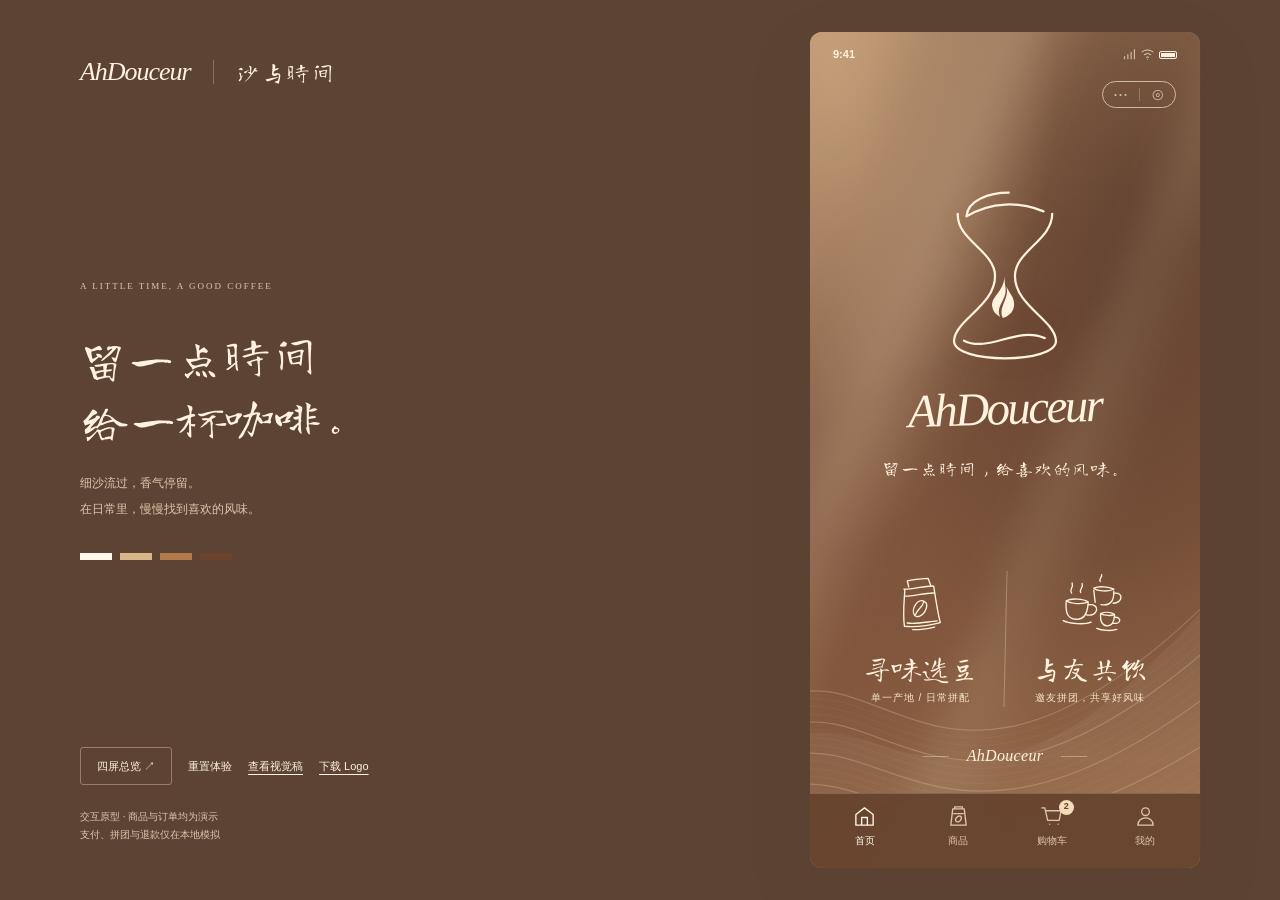
<file: design/coffee-v1/index.html>
<!doctype html>
<html lang="zh-CN"><head><meta charset="utf-8"><meta name="viewport" content="width=device-width,initial-scale=1,viewport-fit=cover"><meta name="theme-color" content="#795039"><title>AhDouceur · 沙与时间</title><link rel="preload" href="assets/fonts/LongCang-Regular.ttf" as="font" type="font/ttf" crossorigin><link rel="stylesheet" href="prototype.css?v=17"></head>
<body>
<div class="studio">
<aside class="studio-note"><a class="wordmark" href="#home"><em class="brand-name">AhDouceur</em><span>沙与时间</span></a><div class="studio-story"><span class="eyebrow">A LITTLE TIME, A GOOD COFFEE</span><h1>留一点时间<br>给一杯咖啡。</h1><p>细沙流过，香气停留。<br>在日常里，慢慢找到喜欢的风味。</p><div class="palette" aria-label="奶油、细沙、焦糖、咖啡棕配色"><i></i><i></i><i></i><i></i></div></div><div class="studio-controls"><button id="overview" class="outline">四屏总览 ↗</button><button id="reset" class="text-button">重置体验</button><a href="visual-board.html">查看视觉稿</a><a href="assets/coffee-logo-black-white.svg" download>下载 Logo</a><small>交互原型 · 商品与订单均为演示<br>支付、拼团与退款仅在本地模拟</small></div></aside>
<main class="devices" id="devices" aria-label="咖啡小程序交互原型"></main>
</div>
<dialog id="sheet" aria-labelledby="sheet-title"><div id="sheet-body"></div></dialog>
<div class="toast" id="toast" role="status" aria-live="polite"></div>
<script type="module" src="prototype.mjs?v=17"></script>
</body></html>
</file>
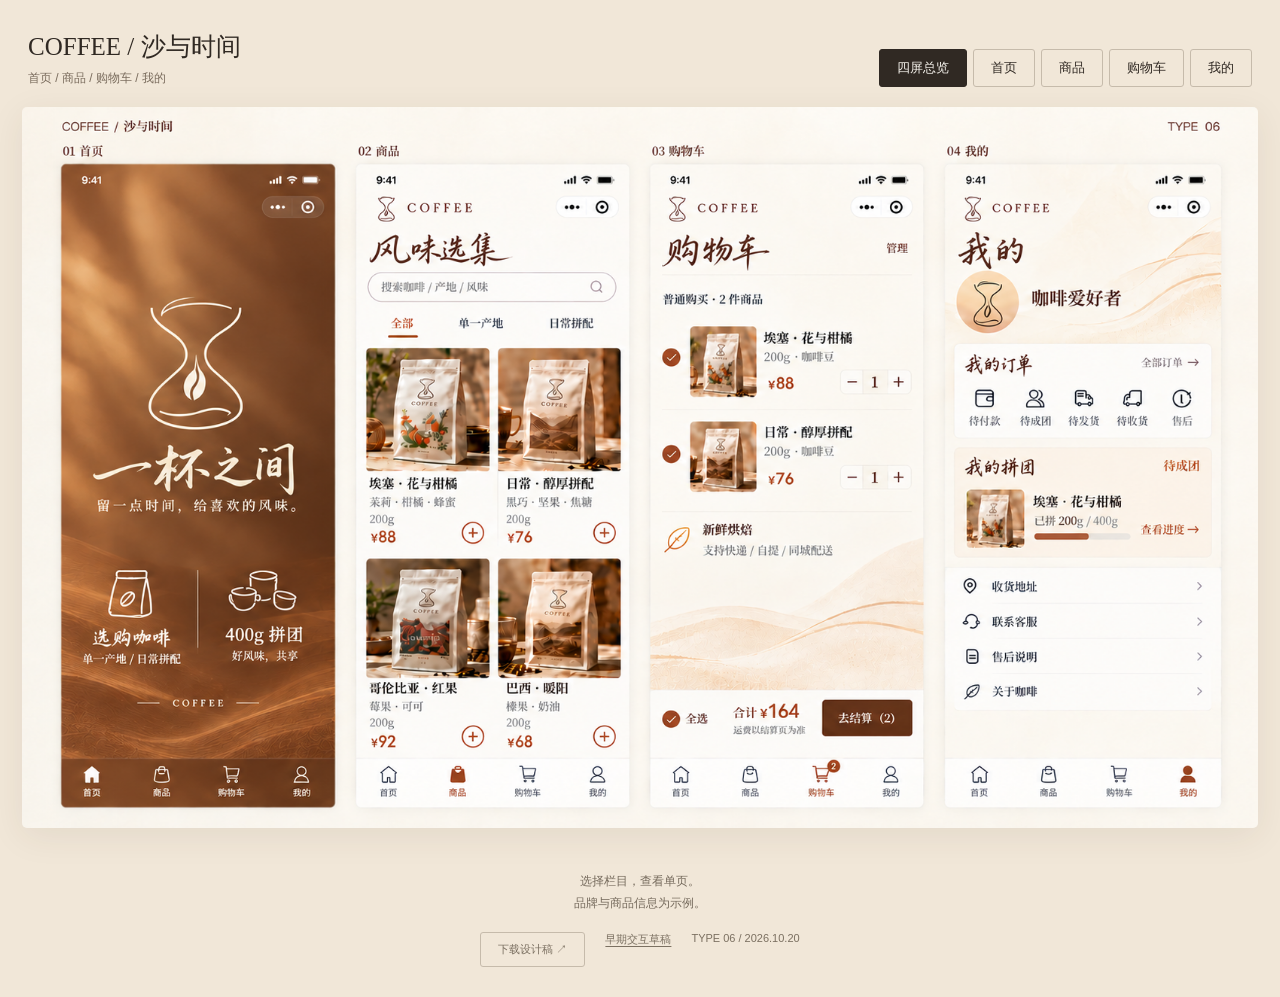
<file: design/coffee-v1/visual-board.html>
<!doctype html>
<html lang="zh-CN">
<head><meta charset="utf-8"><meta name="viewport" content="width=device-width,initial-scale=1"><title>COFFEE · 界面设计</title>
<style>
*{box-sizing:border-box}body{margin:0;background:#f1e7d8;color:#302923;font-family:-apple-system,BlinkMacSystemFont,"PingFang SC",sans-serif}header{max-width:1600px;margin:auto;padding:30px 28px 20px;display:flex;align-items:end;justify-content:space-between;gap:20px}h1{font:400 25px "Songti SC",serif;margin:0 0 7px}header p{font-size:12px;color:#7a6c5d;margin:0}nav{display:flex;gap:6px;flex-wrap:wrap}button,.download{font:12px inherit;border:1px solid #c6bbab;background:transparent;border-radius:3px;padding:9px 17px;cursor:pointer;color:inherit}button[aria-pressed=true]{background:#302923;border-color:#302923;color:#f8f5ef}button:focus-visible,a:focus-visible{outline:2px solid #94654a;outline-offset:3px}.wrap{padding:0 22px 25px}.stage{position:relative;max-width:1642px;margin:auto;overflow:hidden;box-shadow:0 8px 35px #3d302814;border-radius:5px}.stage img{width:100%;display:block}.stage.single{width:min(100%,420px);aspect-ratio:365/855}.stage.single img{position:absolute;width:449.863%;max-width:none;top:-9.006%;left:var(--left)}.caption{text-align:center;color:#766b5d;font-size:12px;margin:18px 0;line-height:1.8}.footer{display:flex;justify-content:center;gap:20px;flex-wrap:wrap;padding:0 22px 30px;font-size:11px;color:#7b7061}.footer a{color:inherit;text-underline-offset:3px}.download{font-size:11px;text-decoration:none} @media(max-width:720px){header{align-items:start;flex-direction:column;padding:22px 16px}nav{gap:5px}button{padding:8px 13px}.wrap{padding:0 12px 18px}h1{font-size:23px}.caption{padding:0 16px}}
</style></head>
<body><header><div><h1>COFFEE / 沙与时间</h1><p>首页 / 商品 / 购物车 / 我的</p></div><nav aria-label="设计稿视图"><button data-view="all" aria-pressed="true">四屏总览</button><button data-view="0" aria-pressed="false">首页</button><button data-view="1" aria-pressed="false">商品</button><button data-view="2" aria-pressed="false">购物车</button><button data-view="3" aria-pressed="false">我的</button></nav></header>
<main><div class="wrap"><div class="stage"><img src="coffee-four-tabs-type-v6.png" alt="精品咖啡小程序四屏设计：首页含透光咖啡棕、简化沙漏标志、选购与 400g 拼团入口，商品页展示产地风味目录，购物车含两件商品合计 164 元，我的页面含订单、拼团和售后。"></div></div><p class="caption" aria-live="polite">选择栏目，查看单页。<br>品牌与商品信息为示例。</p></main>
<footer class="footer"><a class="download" href="coffee-four-tabs-type-v6.png" download>下载设计稿 ↗</a><a href="layout-study.html">早期交互草稿</a><span>TYPE 06 / 2026.10.20</span></footer>
<script>const offsets=[52,444,835,1228],labels=['首页','商品','购物车','我的'];document.querySelectorAll('[data-view]').forEach(button=>button.addEventListener('click',()=>{const stage=document.querySelector('.stage');const view=button.dataset.view;document.querySelectorAll('[data-view]').forEach(b=>b.setAttribute('aria-pressed',b===button));stage.classList.toggle('single',view!=='all');if(view!=='all')stage.style.setProperty('--left',-(offsets[+view]/365*100)+'%');document.querySelector('.stage img').alt=view==='all'?'精品咖啡小程序首页、商品、购物车、我的四屏设计稿':labels[+view]+'设计稿的放大视图';}));</script></body></html>
</file>
<file: design/coffee-v1/prototype.css>
@font-face{font-family:LongCang;src:url('assets/fonts/LongCang-Regular.ttf') format('truetype');font-display:swap;font-weight:400}
:root{--paper:#fcf8f0;--ink:#553923;--muted:#8b7867;--line:#e6d9c8;--accent:#9b532c;--hand:LongCang,'Kaiti SC',KaiTi,cursive;--sans:-apple-system,BlinkMacSystemFont,'PingFang SC','Microsoft YaHei',sans-serif}*{box-sizing:border-box}body{margin:0;color:var(--ink);background:#eee7db;font:14px/1.5 var(--sans);-webkit-font-smoothing:antialiased}button,input,textarea{font:inherit}button,a{-webkit-tap-highlight-color:transparent}button{color:inherit;cursor:pointer}button:disabled{cursor:default;opacity:.4}button:focus-visible,a:focus-visible,input:focus-visible{outline:2px solid #ba733e;outline-offset:4px}button{border:0;background:none}a{color:inherit;text-underline-offset:4px}svg{width:24px;height:24px;stroke:currentColor;fill:none;stroke-width:1.4;stroke-linecap:round;stroke-linejoin:round;flex:none}.studio{max-width:1240px;min-height:100svh;margin:auto;padding:32px 60px;display:flex;justify-content:space-between;align-items:center;gap:60px}.studio-note{max-width:360px;align-self:stretch;display:flex;flex-direction:column;padding:24px 0}.wordmark{display:flex;align-items:center;gap:22px;font:18px Georgia,serif;letter-spacing:4px;text-decoration:none}.wordmark span{border-left:1px solid #cdbda5;padding-left:22px;font:24px var(--hand);letter-spacing:1px}.studio-story{margin:auto 0;padding:64px 0}.eyebrow{font:9px/1.5 Georgia,serif;letter-spacing:2px;color:var(--muted)}.studio-story h1{font:48px/1.28 var(--hand);font-weight:400;margin:30px 0 22px;transform:rotate(-2deg)}.studio-story p{font-size:12px;line-height:2.2;color:var(--muted)}.palette{display:flex;gap:8px;margin-top:30px}.palette i{height:7px;width:32px;background:#fff7e9}.palette i:nth-child(2){background:#d7b68c}.palette i:nth-child(3){background:#b17b4b}.palette i:nth-child(4){background:#6c432b}.studio-controls{display:flex;align-items:center;gap:16px;flex-wrap:wrap;font-size:11px}.studio-controls small{display:block;flex-basis:100%;color:var(--muted);font-size:10px;line-height:1.8;margin-top:7px}.outline{border:1px solid #bfaa91;border-radius:3px;padding:10px 16px}.text-button{padding:10px 0}.devices{flex:none;width:390px}.device{height:min(844px,calc(100svh - 64px));min-height:620px;width:390px;background:var(--paper);border-radius:12px;position:relative;overflow:hidden;box-shadow:0 24px 65px #61432823,0 0 0 1px #805c3315;display:flex;flex-direction:column}.device[hidden]{display:none}.status{height:33px;display:flex;align-items:center;justify-content:space-between;padding:12px 23px 0;font-size:11px;font-weight:600;flex:none}.status span:last-child{display:flex;gap:5px;align-items:center}.status svg{height:13px;width:13px}.battery{height:8px;width:18px;border:1px solid currentColor;border-radius:2px;position:relative}.battery:after{content:'';position:absolute;inset:1px;background:currentColor}.app-header{height:58px;display:flex;align-items:center;justify-content:space-between;padding:8px 24px;flex:none}.brand{display:flex;align-items:center;gap:12px;font:15px Georgia,serif;letter-spacing:3px}.brand .logo{width:27px;height:37px}.capsule{border:1px solid currentColor;border-radius:20px;opacity:.65;height:27px;display:flex;align-items:center;gap:11px;padding:0 10px;font-size:18px;line-height:1}.capsule i{height:13px;border-left:1px solid currentColor;opacity:.4}.capsule b{font-size:17px;font-weight:400}.screen-content{overflow:auto;overscroll-behavior:contain;scrollbar-width:none;flex:1;min-height:0;padding-bottom:20px}.screen-content::-webkit-scrollbar{display:none}.page-title{font:38px/1.2 var(--hand);font-weight:400;margin:6px 0 22px}.page-head{padding:0 24px}.tabbar{display:grid;grid-template-columns:repeat(4,1fr);padding:10px 8px 18px;background:#fffaf3ed;border-top:1px solid #e6d9c880;flex:none;height:75px}.tabbar button{display:flex;flex-direction:column;align-items:center;gap:5px;position:relative;font-size:10px;color:#958577;min-height:44px}.tabbar svg{height:23px;width:23px}.tabbar button[aria-current=page]{color:#9b532c}.tabbar .badge{position:absolute;top:-4px;left:calc(50% + 7px);font-size:9px;min-width:15px;height:15px;padding:0 3px;background:#9b532c;color:#fff8e9;border-radius:20px}.home{background:#785039;color:#fff2da}.home:before{content:'';position:absolute;inset:0;background:radial-gradient(ellipse at 6% 4%,#edcaa06b 0,transparent 43%),radial-gradient(ellipse at 83% 20%,#3e261c73,transparent 60%),linear-gradient(155deg,#ac825f 0%,#795039 39%,#80543a 65%,#9c704b 100%);pointer-events:none}.home:after{content:'';position:absolute;inset:-20%;background:linear-gradient(120deg,transparent 29%,#f0d7b21a 33%,#edcca93b 36%,transparent 43%,transparent 52%,#ffefc41a 56%,transparent 62%);filter:blur(12px);pointer-events:none;transform:rotate(-8deg)}.home>*{z-index:1}.home .app-header{justify-content:flex-end}.home .tabbar{background:#7850346b;border-color:#f7e4c530;color:#fff2da}.home .tabbar button{color:#ead4b8}.home .tabbar button[aria-current=page]{color:#fffdf4}.home .tabbar .badge{background:#f3dcba;color:#6b4229}.home .screen-content{display:flex;flex-direction:column;padding:0 26px;position:relative}.home-hero{text-align:center;flex:1;min-height:265px;display:flex;flex-direction:column;justify-content:center;align-items:center;padding:24px 0 12px}.home-hero .logo{width:128px;height:174px;stroke-width:1.8;filter:drop-shadow(0 2px 10px #74401c20)}.home-hero h2{font:60px/1 var(--hand);letter-spacing:4px;white-space:nowrap;font-weight:400;margin:17px 0 17px;transform:rotate(-3deg)}.home-hero p{font:18px/1.7 var(--hand);margin:0;letter-spacing:1px}.home-actions{display:grid;grid-template-columns:1fr 1fr;position:relative;flex:none;margin:24px 0 22px}.home-actions:after{content:'';position:absolute;left:50%;top:10px;bottom:10px;width:1px;background:#ffedcc50;transform:rotate(1.3deg)}.home-actions button{padding:12px 0;color:inherit;display:flex;align-items:center;flex-direction:column;gap:8px}.home-actions svg{width:56px;height:56px;stroke-width:.9;margin-bottom:8px;transform:rotate(-5deg)}.home-actions button:last-child svg{transform:rotate(3deg)}.home-actions strong{font:29px/1 var(--hand);font-weight:400}.home-actions small{font-size:10px;color:#f7e4c7;letter-spacing:1px}.home-signature{display:flex;align-items:center;justify-content:center;gap:18px;font:11px Georgia,serif;letter-spacing:4px;margin:8px 0 28px}.home-signature:before,.home-signature:after{content:'';height:1px;width:26px;background:#f6dfb56b}.sandscape{position:absolute;bottom:0;left:0;width:100%;height:45%;pointer-events:none;opacity:.45;z-index:0}.grain{position:absolute;inset:0;pointer-events:none;opacity:.08;width:100%;height:100%;z-index:0}.search{display:flex;border:1px solid #d8c5b1;border-radius:22px;align-items:center;height:39px;padding:0 12px;gap:8px}.search input{width:100%;border:0;outline:none;background:none;font-size:12px;color:var(--ink);min-width:0}.search input::placeholder{color:#9b8b7b}.search svg{width:18px;height:18px;color:#9d826d}.filters{display:flex;justify-content:space-between;margin:17px 0 16px;border-bottom:1px solid #e8dccd}.filters button{font-size:12px;min-height:43px;padding:8px 12px;position:relative;color:var(--muted)}.filters button[aria-pressed=true]{color:var(--accent)}.filters button[aria-pressed=true]:after{content:'';height:2px;background:var(--accent);position:absolute;left:12px;right:12px;bottom:0;border-radius:3px}.catalog-grid{padding:0 20px;display:grid;grid-template-columns:repeat(2,minmax(0,1fr));gap:21px 14px}.product{text-align:left;min-width:0}.product-image{display:block;padding:0;width:100%;border-radius:4px;overflow:hidden}.photo{display:block;aspect-ratio:1;background-image:url('assets/ahdouceur-packaging-board.png');background-size:995.15% auto;background-position:30.94% 40.30%;background-color:#ddcbb1;border-radius:4px}.photo-1{background-position:42.67% 40.30%}.photo-2{background-position:30.94% 75.70%}.photo-3{background-position:42.67% 75.70%}.product h3{font-size:13px;font-weight:500;margin:10px 0 5px;letter-spacing:-.3px}.product h3 button{padding:0;text-align:left;line-height:1.5}.flavor{font-size:11px;color:var(--muted);margin:0 0 5px}.product-bottom{display:flex;align-items:center;justify-content:space-between}.product-bottom small{display:block;color:var(--muted);font-size:11px;margin-bottom:2px}.price{font-size:21px;font-weight:500;letter-spacing:-.5px;color:var(--accent);font-variant-numeric:tabular-nums}.round-add{border:1px solid #b6815d;border-radius:50%;font-size:22px;line-height:1;width:29px;height:29px;padding:0;margin:6px 2px;position:relative}.round-add:before{content:'';position:absolute;inset:-7px}.catalog-tail{text-align:center;color:#aa9582;font:18px var(--hand);margin:28px 0 8px}.title-row{display:flex;align-items:center;justify-content:space-between}.title-row .page-title{margin-bottom:16px}.title-row button{font-size:12px;min-height:44px}.cart-caption{font-size:12px;color:var(--muted);border-top:1px solid var(--line);padding:16px 0 4px;margin:0}.cart-list{padding:0 20px}.cart-row{display:flex;gap:11px;align-items:center;padding:20px 0;border-bottom:1px solid var(--line)}.check{width:22px;height:22px;border:1px solid #b38460;border-radius:50%;font-size:12px;display:flex;align-items:center;justify-content:center;padding:0;flex:none;position:relative}.check:before{content:'';position:absolute;inset:-10px}.check[aria-checked=true]{background:var(--accent);color:white;border-color:var(--accent)}.check[aria-checked=false]{color:transparent}.check[aria-checked=mixed]{color:var(--accent)}.cart-row .photo{width:78px;flex:none}.cart-info{flex:1;min-width:0}.cart-info h3{font-size:13px;font-weight:500;margin:0 0 6px}.cart-info p{font-size:11px;color:var(--muted);margin:0 0 9px}.cart-bottom{display:flex;align-items:center;justify-content:space-between}.stepper{display:flex;align-items:center;gap:2px;font-variant-numeric:tabular-nums}.stepper button{border:1px solid #e7d9c8;border-radius:3px;width:30px;height:30px;font-size:17px;padding:0}.stepper output{min-width:23px;text-align:center;font-size:13px}.service-note{display:flex;align-items:center;gap:12px;padding:22px 24px;font-size:12px}.service-note svg{color:#ad7545}.service-note p{margin:3px 0;font-size:11px;color:var(--muted)}.cart .screen-content{position:relative}.cart-sand{height:140px;position:relative;opacity:.3}.cart-sand .sandscape{height:100%;color:#ad784c}.checkout-bar{display:flex;align-items:center;gap:8px;padding:13px 19px;background:#fffaf2;border-top:1px solid var(--line);flex:none}.checkout-bar>span{font-size:11px}.total{margin-left:auto;font-size:11px}.total .price{font-size:23px}.total small{display:block;font-size:9px;color:var(--muted)}.primary{background:#72462c;color:#fff4e1;border-radius:3px;padding:13px 20px;min-height:46px;font-size:13px}.secondary{border:1px solid #b7a18b;border-radius:3px;padding:11px 16px;min-height:44px}.checkout-bar .primary{padding:13px 14px}.profile{display:flex;align-items:center;gap:17px;margin:0 24px 27px}.avatar{width:70px;height:70px;display:grid;place-items:center;border-radius:50%;background:radial-gradient(at 20% 10%,#fff5dd,#e5bd87)}.avatar .logo{width:37px;height:50px}.profile strong{font-size:17px;font-weight:500}.profile p{font-size:10px;color:var(--muted);letter-spacing:1px;margin:5px 0}.panel{margin:0 20px 15px;padding:16px;background:#ffffff87;border:1px solid #eaddcc70;border-radius:5px}.section-title{display:flex;align-items:center;justify-content:space-between;margin-bottom:17px}.section-title h3{font:28px var(--hand);font-weight:400;margin:0}.section-title button,.section-title span{font-size:11px;color:var(--muted);padding:4px 0}.order-states{display:grid;grid-template-columns:repeat(5,1fr);gap:2px}.order-states button{display:flex;flex-direction:column;align-items:center;gap:8px;font-size:10px;padding:7px 0}.order-states svg{width:25px;height:25px}.group-panel{background:#f7eddfb5}.group-row{display:flex;gap:14px;align-items:center}.group-row .photo{width:73px;flex:none}.group-info{flex:1;min-width:0}.group-info strong{font-size:12px;font-weight:500}.group-info p{font-size:11px;color:var(--muted);margin:7px 0}.progress{height:4px;background:#e3cfb7;border-radius:4px;overflow:hidden}.progress i{display:block;height:100%;background:#ac7045;transition:width .3s}.group-info button{font-size:11px;color:var(--accent);padding:10px 0 0}.settings{margin:22px 20px 10px}.settings button{display:flex;align-items:center;gap:13px;border-bottom:1px solid var(--line);padding:17px 7px;width:100%;font-size:12px}.settings button svg{width:20px;height:20px}.settings button span:last-child{margin-left:auto;color:#ae9680;font-size:17px}.my-foot{text-align:center;font:20px var(--hand);color:#a58c72;margin:23px 0}.empty{padding:50px 24px;text-align:center;color:var(--muted)}.empty svg{width:38px;height:38px;margin-bottom:15px}.empty h3{font:29px var(--hand);font-weight:400;color:var(--ink)}.empty p{font-size:12px;line-height:1.8}.empty button{margin-top:18px}.overview .studio{max-width:1700px;display:block;padding:25px}.overview .studio-note{max-width:none;flex-direction:row;align-items:center;justify-content:space-between;padding:0 0 24px;gap:20px}.overview .studio-story{display:none}.overview .studio-controls small{display:none}.overview .devices{display:grid;width:100%;grid-template-columns:repeat(4,minmax(0,1fr));gap:22px;align-items:start}.overview .device{width:100%;height:844px;min-height:0}.overview .device[hidden]{display:flex}.overview .wordmark span{display:none}
dialog{padding:0;border:0;border-radius:12px 12px 6px 6px;background:var(--paper);color:var(--ink);width:min(390px,100vw);max-width:100vw;max-height:min(780px,90svh);box-shadow:0 15px 65px #3c231d55;overscroll-behavior:contain}dialog::backdrop{background:#35271966;backdrop-filter:blur(4px)}.sheet-header{display:flex;justify-content:space-between;align-items:center;padding:21px 24px 16px;position:sticky;top:0;background:var(--paper);z-index:2}.sheet-header h2{font:32px var(--hand);font-weight:400;margin:0}.close{height:36px;width:36px;font-size:26px;font-weight:300;color:var(--muted)}.sheet-content{padding:0 24px 25px}.sheet-photo{width:100%;aspect-ratio:1.5;border-radius:4px;overflow:hidden;position:relative;background:#e3d1b9}.sheet-photo .photo{position:absolute;width:100%;top:50%;transform:translateY(-50%)}.detail-name{font:30px var(--hand);font-weight:400;margin:19px 0 4px}.detail-flavor{font-size:12px;color:var(--muted);margin:0 0 17px}.facts{display:flex;gap:24px;border-top:1px solid var(--line);border-bottom:1px solid var(--line);padding:13px 0;margin-bottom:18px;font-size:11px}.facts span{display:block;color:var(--muted);font-size:10px;margin-bottom:3px}.label{display:block;font-size:12px;margin:18px 0 9px}.options{display:flex;gap:8px;flex-wrap:wrap}.options button{border:1px solid var(--line);border-radius:3px;padding:10px 13px;min-height:42px;font-size:12px}.options button[aria-pressed=true]{border-color:#9b6c47;background:#f2e4d1;color:#744021}.detail-buy{display:flex;align-items:center;justify-content:space-between;padding:22px 0 15px}.full{width:100%}.help{font-size:11px;color:var(--muted);line-height:1.8}.delivery-card{background:#f1e6d6;padding:16px;border-radius:4px;margin:16px 0}.delivery-card strong{font-size:13px;font-weight:500}.delivery-card p{font-size:12px;line-height:1.9;margin:6px 0;color:var(--muted)}.order-line{display:flex;justify-content:space-between;font-size:12px;margin:14px 0;gap:14px}.order-line small{color:var(--muted)}.summary-total{display:flex;justify-content:space-between;align-items:center;border-top:1px solid var(--line);padding:18px 0;margin-top:20px}.success-symbol{margin:5px auto 18px;width:64px;height:64px;border-radius:50%;background:#efe2cf;display:grid;place-items:center;font-size:28px}.success{text-align:center;padding:15px 0}.success h3{font:34px var(--hand);font-weight:400;margin:12px 0}.success p{font-size:12px;color:var(--muted);line-height:1.9}.group-large{text-align:center;padding:15px 0 26px}.group-large .logo{width:70px;height:95px;margin-bottom:17px}.group-large h3{font:34px var(--hand);font-weight:400;margin:5px}.group-large .weight{font-size:36px;font-weight:300;margin:18px 0 12px}.group-large .weight small{font-size:15px;color:var(--muted)}.group-large p{font-size:12px;color:var(--muted)}.group-rules{padding:0;margin:16px 0 20px;list-style:none}.group-rules li{border-bottom:1px solid var(--line);padding:13px 0;font-size:12px;display:flex;gap:15px}.group-rules li span{font:18px Georgia,serif;color:#b99c7c}.order-card{border:1px solid var(--line);border-radius:4px;padding:16px;margin-bottom:15px}.order-card header{display:flex;justify-content:space-between;font-size:10px;color:var(--muted);margin-bottom:18px}.order-card .order-item{display:flex;gap:12px;align-items:center;margin:12px 0}.order-item .photo{width:58px;flex:none}.order-item h3{font-size:12px;margin:0 0 5px;font-weight:500}.order-item p{font-size:10px;color:var(--muted);margin:0}.order-card footer{text-align:right;font-size:12px;border-top:1px solid var(--line);padding-top:14px}.order-card footer button{margin-top:13px;font-size:11px}.field{display:block;font-size:12px;margin-bottom:16px}.field input,.field textarea{display:block;width:100%;padding:12px;margin-top:7px;border:1px solid var(--line);border-radius:3px;background:#fffaf3;color:var(--ink)}.field textarea{resize:vertical;min-height:85px}.toast{position:fixed;bottom:40px;left:50%;transform:translate(-50%,10px);background:#553923f2;color:#fff5e4;padding:13px 22px;border-radius:4px;font-size:12px;opacity:0;transition:.2s;pointer-events:none;z-index:20;max-width:90vw}.toast.show{opacity:1;transform:translate(-50%,0)}
@media(min-width:1400px){.studio{gap:160px}.studio-story h1{font-size:56px}}@media(max-width:1150px){.overview .devices{grid-template-columns:repeat(2,minmax(0,390px));justify-content:center;gap:28px}.studio{padding:24px 35px;gap:35px}.device{height:min(844px,calc(100svh - 48px))}.studio-story h1{font-size:41px}.studio-story{padding:40px 0}.studio-controls{gap:10px}.wordmark{font-size:14px;gap:12px}.wordmark span{font-size:21px;padding-left:12px}}@media(max-width:740px){body{background:var(--paper)}.studio{padding:0;display:block;min-height:100svh}.studio-note{display:none}.devices{width:100%;margin:0 auto}.device{width:100%;height:100svh;min-height:0;border-radius:0;box-shadow:none}.home-hero{min-height:230px;padding:15px 0 0}.home-hero .logo{height:160px;width:120px}.home-hero h2{font-size:58px}.home-actions{margin:18px 0 12px}.home-signature{margin-bottom:22px}.tabbar{height:calc(66px + env(safe-area-inset-bottom));padding-bottom:calc(12px + env(safe-area-inset-bottom))}.overview .devices{display:block}.overview .device[hidden]{display:none}.overview .studio{padding:0}.overview .studio-note{display:none}dialog{margin:auto auto 0;max-height:92svh;border-radius:14px 14px 0 0;padding-bottom:env(safe-area-inset-bottom)}.toast{bottom:95px}}@media(max-height:720px){.home-hero .logo{height:120px;width:90px}.home-hero{min-height:200px}.home-hero h2{font-size:48px;margin:10px 0}.home-hero p{font-size:17px}.home-actions svg{height:44px;width:44px}.home-actions{margin:7px 0}.home-signature{margin-bottom:15px}.home-actions strong{font-size:26px}}@media(prefers-reduced-motion:reduce){*{transition:none!important;scroll-behavior:auto!important}}

.logo{stroke-width:1.8}

/* Prototype 08: coffee-brown surfaces, warm-white product and cart items. */
:root{--coffee-surface:linear-gradient(155deg,#ac825f 0%,#795039 39%,#80543a 65%,#9c704b 100%)}
body{background:#5c4334;color:#fff2de}
.studio-story p,.studio-controls small,.eyebrow{color:#dec7ad}
.wordmark span{border-color:#d5b89760}
.outline{border-color:#d5b89780}
.device,dialog{--ink:#fff2de;--muted:#e2cdb8;--line:#f2dabc36;--accent:#ffe4bc;color:var(--ink);background:radial-gradient(ellipse at 6% 4%,#edcaa04a,transparent 43%),var(--coffee-surface)}
.device .tabbar{background:#67432ef0;border-color:var(--line)}
.device .tabbar button{color:#dfc5aa}
.device .tabbar button[aria-current=page]{color:#fff9e9}
.device .tabbar .badge{background:#f3dcba;color:#6b4229}
.device .search{background:#fff2de0b;border-color:#edd3b765}
.device .search input{color:var(--ink)}
.device .search input::placeholder,.device .search svg{color:var(--muted)}
.device .filters{border-color:var(--line)}
.device .filters button{color:var(--muted)}
.device .filters button[aria-pressed=true]{color:#fff8eb}
.device .filters button[aria-pressed=true]:after{background:#ffe4bc}
.product,.cart-row{--ink:#553923;--muted:#85715f;--line:#e6d9c8;--accent:#934d29;background:#fffaf3;color:var(--ink);border:1px solid #fff6e7;border-radius:5px}
.product{padding:9px 9px 11px}
.product h3{font-size:12px;margin-top:10px}
.product .flavor{font-size:10px}
.product .round-add{border-color:#b6815d}
.catalog-grid{gap:15px 12px}
.catalog-tail{color:#e3c8a9}
.cart-list{display:grid;gap:13px;padding-top:15px}
.cart-row{padding:15px 10px;gap:9px}
.cart-row .photo{width:67px}
.cart-row .check{width:20px;height:20px}
.cart-info h3{font-size:12px}
.cart-row .stepper{gap:0}
.cart-row .stepper button{width:27px}
.cart .service-note svg,.cart .cart-sand .sandscape{color:#efd1a9}
.checkout-bar{background:#67432ef0;border-color:var(--line)}
.checkout-bar .check{border-color:#e5c49f}
.checkout-bar .check[aria-checked=true]{background:#efdab9;color:#5e3d27}
.checkout-bar .primary,.device .primary,dialog .primary{background:#f0dabc;color:#543721}
.device .panel{background:#fff0d90a;border-color:#f2dabc36}
.device .group-panel{background:#f0cf9e16}
.device .avatar{color:#66432c;background:radial-gradient(at 20% 10%,#f8e8cc,#d2ab7d)}
.device .progress,dialog .progress{background:#f6e0bd35}
.device .progress i,dialog .progress i{background:#f2d2a3}
.device .settings button span:last-child,.my-foot{color:#e1c2a1}
dialog .sheet-header{background:#79543b}
dialog .options button{border-color:#efd2b050}
dialog .options button[aria-pressed=true]{background:#f0dabc;border-color:#f0dabc;color:#573923}
dialog .delivery-card{background:#f4debd12}
dialog .secondary,.device .secondary{border-color:#ddbc9580}
dialog .group-rules li span{color:#f2d2a3}
dialog .success-symbol{background:#f0dabc;color:#573923}
dialog .field input,dialog .field textarea{background:#fff2de0b;border-color:#efd2b050;color:#fff2de}
@media(max-width:740px){body{background:#795039}}

/* Account cards share the warm-white item surface. */
.device.my .panel{--ink:#553923;--muted:#85715f;--line:#e6d9c8;--accent:#934d29;background:#fffaf3;color:var(--ink);border-color:#fff6e7}
.device.my .panel .progress{background:#e3cfb7}
.device.my .panel .progress i{background:#ac7045}

/* Horizontal coffee list with purchase modes and a category rail. */
.home-actions .hand-icon{width:64px;height:64px;stroke-width:1.35;transform:rotate(-4deg)}
.home-actions button:last-child .hand-icon{transform:rotate(3deg)}
.catalog-modes{display:flex;gap:38px;margin:17px 0 20px;border-bottom:1px solid var(--line)}
.catalog-modes button{font:29px/1 var(--hand);padding:10px 8px 14px;min-height:48px;color:var(--muted);position:relative}
.catalog-modes button[aria-pressed=true]{color:#fff8eb}
.catalog-modes button[aria-pressed=true]:after{content:'';height:2px;background:#f1d4ad;position:absolute;left:8px;right:8px;bottom:0;border-radius:3px}
.catalog-layout{display:grid;grid-template-columns:66px minmax(0,1fr);gap:12px;padding:0 16px 20px;align-items:start}
.category-nav{display:flex;flex-direction:column;gap:6px;position:sticky;top:12px}
.category-nav button{min-height:52px;padding:10px 5px;border-radius:4px;font-size:11px;color:var(--muted);text-align:center;position:relative;line-height:1.6}
.category-nav button[aria-pressed=true]{background:#f5dfbc19;color:#fff8eb}
.category-nav button[aria-pressed=true]:before{content:'';width:2px;height:18px;background:#f1d4ad;position:absolute;left:0;top:calc(50% - 9px);border-radius:3px}
.catalog-results{min-width:0}
.catalog-grid{display:flex;flex-direction:column;gap:12px;padding:0}
.catalog-grid .product{display:flex;align-items:center;gap:11px;padding:13px 10px;min-width:0}
.catalog-grid .product-image{width:74px;flex:none;align-self:flex-start;margin-top:2px}
.catalog-grid .product-copy{min-width:0;flex:1}
.catalog-grid .product h3{font-size:12px;line-height:1.6;margin:0 0 5px}
.catalog-grid .product h3 button{line-height:1.6}
.catalog-grid .flavor{font-size:10px;line-height:1.8;margin:0 0 5px}
.catalog-grid .product-spec{font-size:10px;color:var(--muted);display:block;margin:0 0 5px}
.catalog-grid .product-bottom{gap:5px}
.catalog-grid .price{font-size:20px;white-space:nowrap}
.catalog-grid .price small{display:inline;font-size:9px;font-weight:400;color:var(--muted);letter-spacing:0;margin:0}
.catalog-grid .round-add{flex:none;width:26px;height:26px;font-size:20px;margin:5px 0 3px}
.catalog-grid .empty{padding:20px 8px}
.catalog-grid .empty h3{font-size:27px}
.catalog-tail{font-size:17px;line-height:1.6;margin:23px 0 8px}
.group-entry{border:1px solid #b6815d;border-radius:3px;font-size:10px;padding:6px 7px;position:relative;white-space:nowrap;color:#814522}
.group-entry:before{content:'';position:absolute;inset:-7px 0}
.catalog-group-progress{margin:8px 0}
.catalog-group-progress>span{font-size:9px;color:#8b6342;display:block;margin-bottom:5px}
.catalog-grid .progress{background:#e3cfb7}
.catalog-grid .progress i{background:#ac7045}
@media(max-width:360px){.catalog-layout{grid-template-columns:60px minmax(0,1fr);gap:8px;padding:0 12px 20px}.catalog-grid .product-image{width:62px}.catalog-grid .product{gap:8px;padding:11px 8px}.catalog-grid .price small{display:none}}
@media(max-height:720px){.home-actions .hand-icon{width:50px;height:50px}}

/* AhDouceur wordmark and the full-width group catalogue. */
:root{--brand-font:'Baskerville','Palatino Linotype','Book Antiqua',Georgia,serif}
.brand-name{font-family:var(--brand-font);font-style:italic;font-weight:400;letter-spacing:-.04em}
.wordmark>.brand-name{font-size:26px;line-height:1.2}
.brand>.brand-name{font-size:22px;line-height:1.2}
.home-hero h2.brand-name{font:italic 400 47px/1.15 var(--brand-font);letter-spacing:-.055em;margin:18px 0;transform:rotate(-2deg)}
.home-signature.brand-name{font:italic 400 16px var(--brand-font);letter-spacing:.02em}
.group-large h3.brand-name{font:italic 400 36px var(--brand-font);letter-spacing:-.04em}
.catalog-layout.group-layout{grid-template-columns:minmax(0,1fr);padding:0 24px 20px}
.group-layout .product{gap:16px;padding:17px 14px}
.group-layout .product-image{width:92px}
.group-layout .product h3{font-size:14px}
.group-layout .flavor,.group-layout .product-spec{font-size:11px}
.group-layout .catalog-group-progress>span{font-size:10px}
.group-layout .group-entry{padding:8px 12px;font-size:11px}
.price-note{font-size:10px;text-align:center;margin:12px 0 0}
.cart-info p{line-height:1.7}
@media(max-height:720px){.home-hero h2.brand-name{font-size:42px;margin:13px 0}}
@media(max-width:360px){.home-hero h2.brand-name{font-size:42px}.brand>.brand-name{font-size:22px}.group-layout .product-image{width:78px}.group-layout .product{gap:12px}.catalog-layout.group-layout{padding:0 18px 20px}}

.group-members{display:flex;align-items:center;gap:8px;margin:11px 0 8px;font-size:11px;line-height:1.5;color:#8b6342}
.member-avatars{display:flex;align-items:center;padding-left:0;flex:none}
.member-avatar{width:25px;height:25px;border:2px solid #fffaf3;border-radius:50%;display:grid;place-items:center;background:#d9b992;color:#65452d}
.member-avatar+.member-avatar{margin-left:-7px}
.member-avatar:nth-child(2){background:#947154;color:#fff5e4}
.member-avatar:nth-child(3){background:#ecdcc4;color:#80593b}
.member-avatar svg{width:13px;height:13px;stroke-width:1.3}
.group-large .group-members{justify-content:center;color:var(--muted);margin:20px 0 0}
.group-large .member-avatar{border-color:#896247}

.group-toolbar{display:flex;justify-content:space-between;align-items:center;gap:12px;margin:0 0 14px;font-size:11px;color:var(--muted)}
.start-group-button{border:1px solid #ead0ac80;border-radius:3px;padding:10px 12px;min-height:42px;color:#fff2de;font-size:12px;white-space:nowrap}
.group-countdown{display:block;margin:9px 0 5px;font-size:10px;line-height:1.7;font-variant-numeric:tabular-nums;color:#88603f}
.group-product .product-bottom{margin-top:6px}
.group-large .group-countdown{color:var(--muted);font-size:12px;margin-top:14px}
.my .group-info .group-countdown{font-size:10px;color:#8b6342;margin:8px 0 0}
.start-intro{font:24px/1.7 var(--hand);margin:0 0 21px}
.group-product-select{width:100%;min-height:44px;padding:10px 12px;background:#fff1da0b;border:1px solid var(--line);border-radius:3px;color:var(--ink);font:13px var(--sans)}
.group-product-select option{color:#553923;background:#fffaf3}
#start-product-summary{padding:17px 0;border-bottom:1px solid var(--line)}
#start-product-summary .photo{width:66px;flex:none}
#start-product-summary h3{font-size:13px;font-weight:500;margin:0 0 6px}
#start-product-summary .help{margin:0}
.target-title{display:flex;align-items:center;justify-content:space-between;gap:20px;padding:25px 0 12px}
.target-title label{font-size:13px}
.target-title output{font:46px/1 Georgia,serif;font-variant-numeric:tabular-nums;color:#fff0d5}
.target-title output span{font:15px var(--sans);margin-left:4px}
#group-target{display:block;appearance:none;-webkit-appearance:none;width:100%;height:40px;padding:0;margin:0;cursor:pointer;background:transparent}
#group-target::-webkit-slider-runnable-track{height:3px;border-radius:5px;background:linear-gradient(to right,#f4dfbe var(--range-progress),#c4a18066 var(--range-progress))}
#group-target::-webkit-slider-thumb{appearance:none;-webkit-appearance:none;width:22px;height:22px;border:2px solid #f5e2c5;border-radius:50%;margin-top:-9.5px;background:#a27652;box-shadow:0 2px 7px #3b251c33}
#group-target::-moz-range-track{height:3px;border-radius:5px;background:#c4a18066}
#group-target::-moz-range-progress{height:3px;background:#f4dfbe}
#group-target::-moz-range-thumb{width:19px;height:19px;border:2px solid #f5e2c5;border-radius:50%;background:#a27652}
.range-limits{display:flex;justify-content:space-between;font-size:10px;color:var(--muted);margin:0 0 22px}
.group-deadline-note{display:flex;gap:12px;align-items:center;background:#f0d4ac0e;border:1px solid var(--line);padding:15px 13px;border-radius:4px;margin-bottom:22px}
.group-deadline-note svg{width:22px;height:22px;opacity:.8}
.group-deadline-note strong{font-size:13px;font-weight:400}
.group-deadline-note p{margin:5px 0 0;font-size:11px;line-height:1.8;color:var(--muted)}
.start-summary{border-top:1px solid var(--line);margin-top:20px;padding-top:5px}
.start-summary p{display:flex;justify-content:space-between;font-size:12px;gap:20px;margin:15px 0}
.start-summary strong{font-weight:400}
</file>
